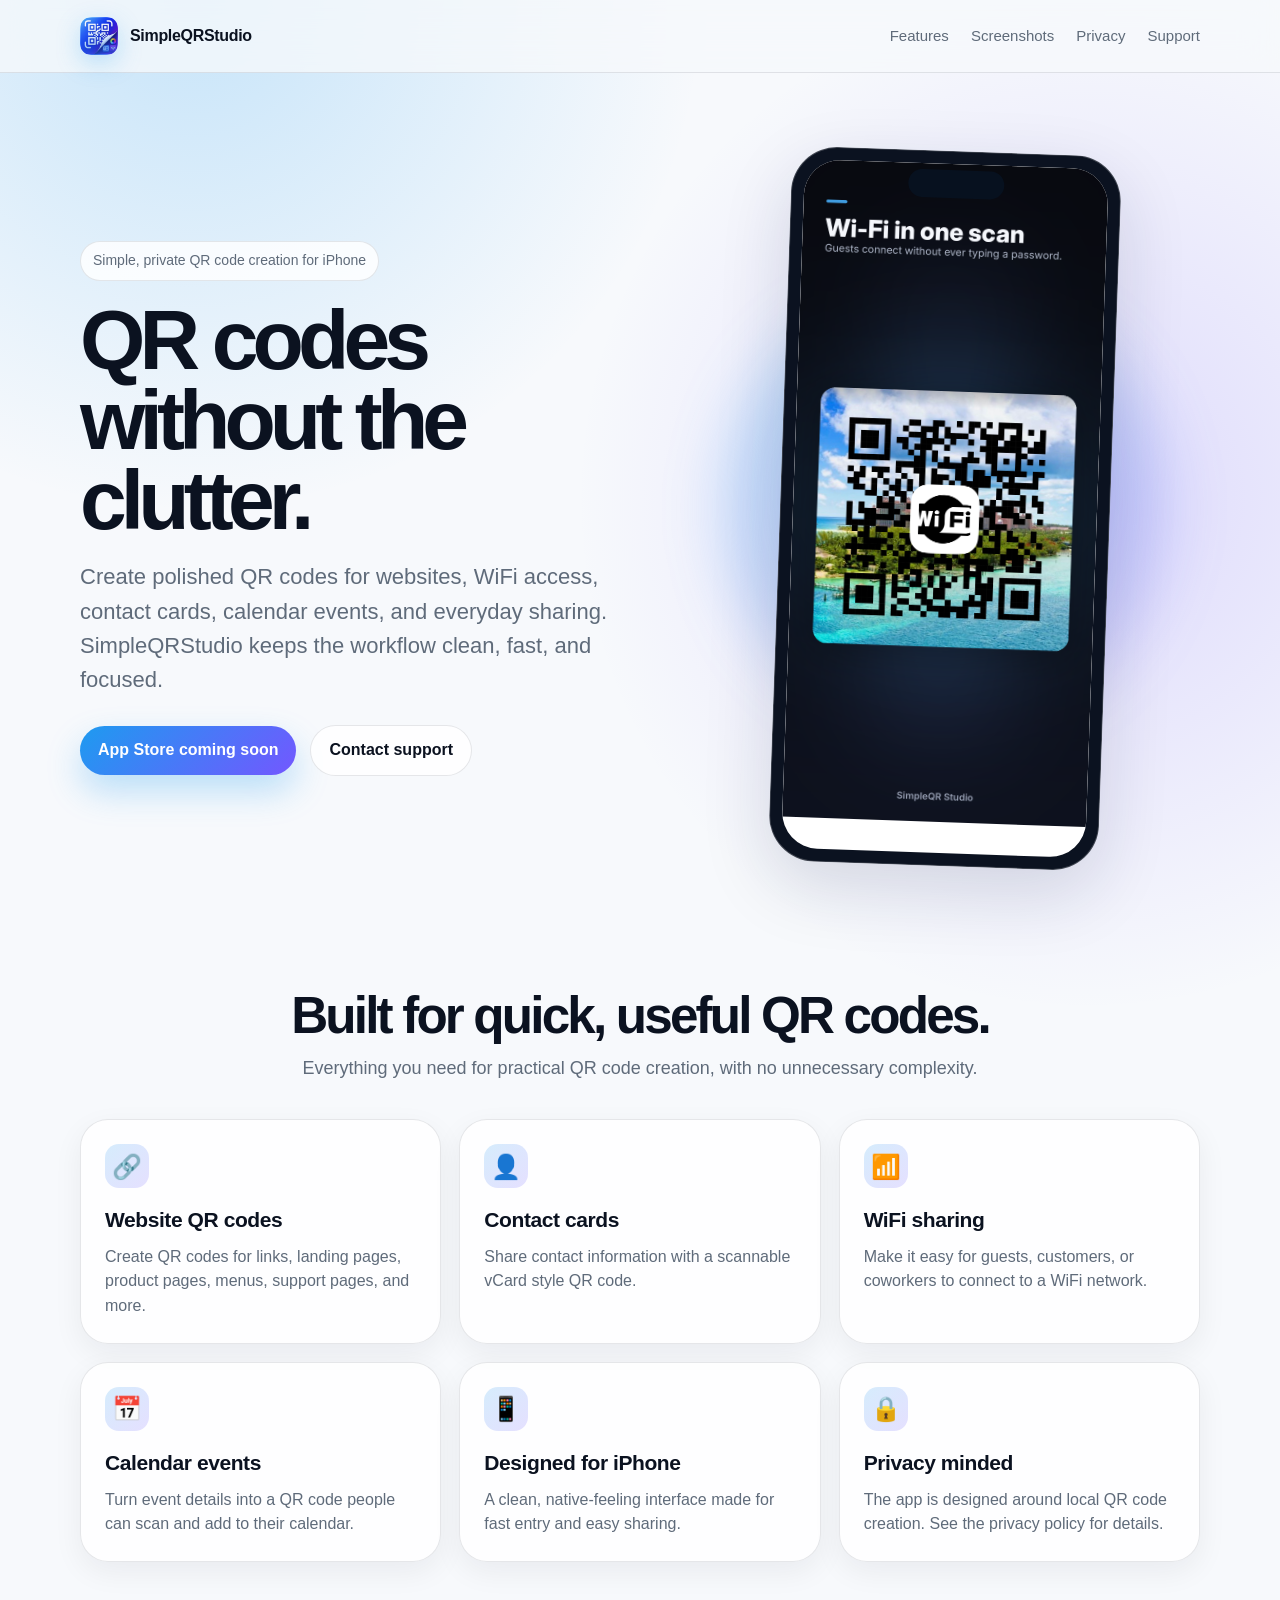
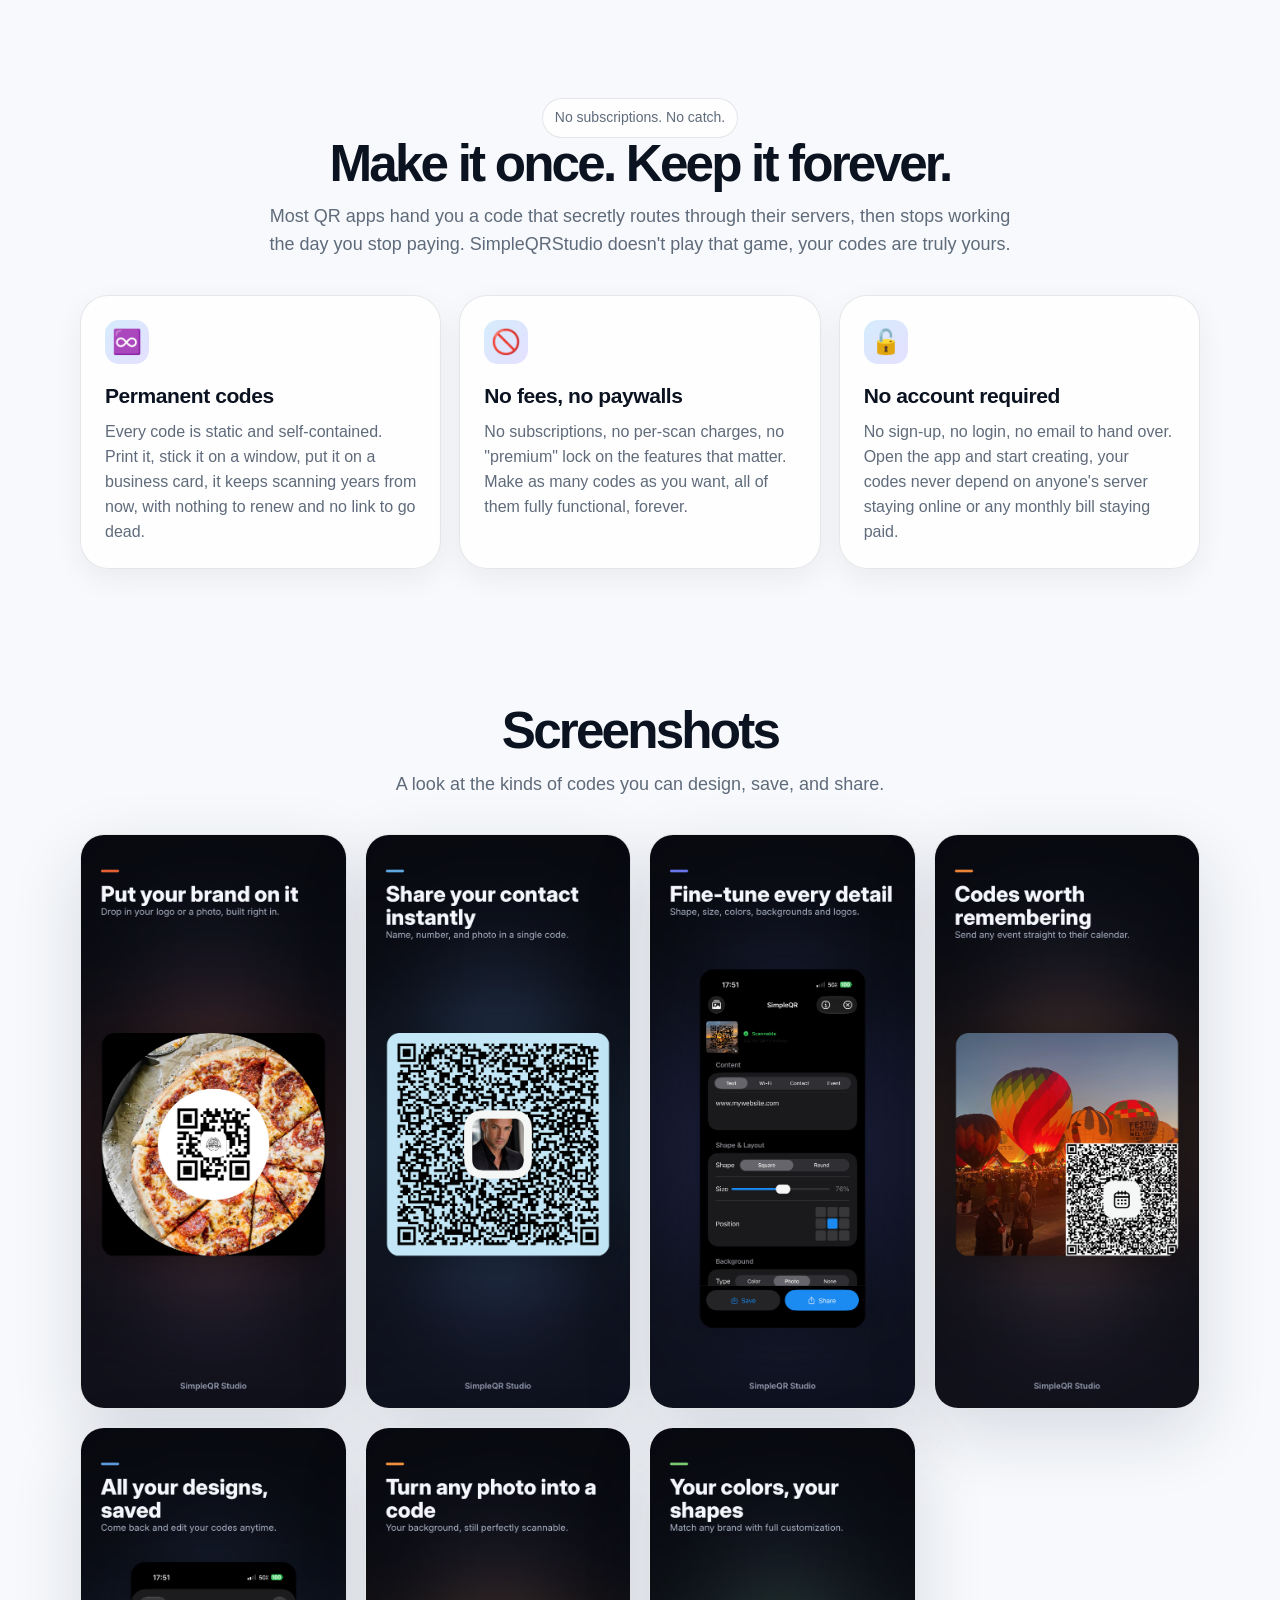
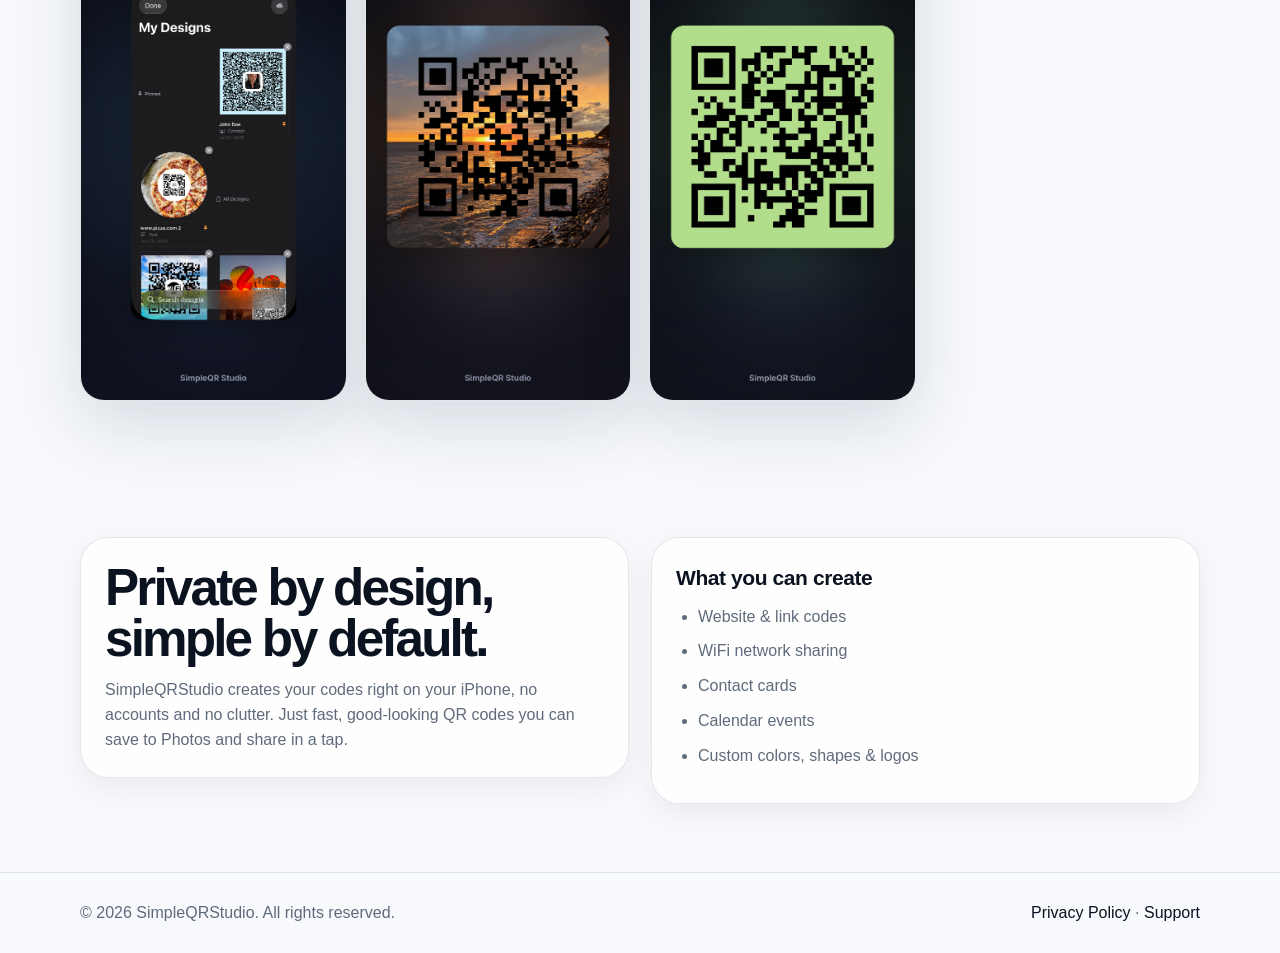
<file: index.html>
<!doctype html>
<html lang="en">
<head>
  <meta charset="utf-8">
  <meta name="viewport" content="width=device-width, initial-scale=1">
  <title>SimpleQRStudio | Create clean QR codes on iPhone</title>
  <meta name="description" content="SimpleQRStudio is a clean iPhone app for creating, saving, and sharing QR codes for links, contact cards, WiFi, calendar events, and more.">
  <link rel="icon" href="images/SimpleQRStudio-iOS-Default-1024x1024@1x.png" type="image/png">
  <link rel="stylesheet" href="css/style.css">
</head>
<body>
  <nav class="nav"><div class="container nav-inner"><a class="logo" href="index.html"><img src="images/SimpleQRStudio-iOS-Default-1024x1024@1x.png" alt="SimpleQRStudio icon"><span>SimpleQRStudio</span></a><div class="nav-links"><a class="hide-sm" href="#features">Features</a><a class="hide-sm" href="#screenshots">Screenshots</a><a href="privacy.html">Privacy</a><a href="support.html">Support</a></div></div></nav>
  <main>
    <section class="hero"><div class="container hero-grid"><div><span class="badge">Simple, private QR code creation for iPhone</span><h1>QR codes without the clutter.</h1><p class="lead">Create polished QR codes for websites, WiFi access, contact cards, calendar events, and everyday sharing. SimpleQRStudio keeps the workflow clean, fast, and focused.</p><div class="actions"><a class="button" href="#">App Store coming soon</a><a class="button secondary" href="support.html">Contact support</a></div></div><div class="phone-stage"><div class="glow"></div><div class="phone"><div class="screen"><img src="images/AppStore_01_wifi.png" alt="SimpleQRStudio Wi-Fi QR code screenshot"></div></div></div></div></section>
    <section id="features" class="section"><div class="container"><div class="section-head"><h2>Built for quick, useful QR codes.</h2><p>Everything you need for practical QR code creation, with no unnecessary complexity.</p></div><div class="grid"><div class="card"><div class="icon">🔗</div><h3>Website QR codes</h3><p>Create QR codes for links, landing pages, product pages, menus, support pages, and more.</p></div><div class="card"><div class="icon">👤</div><h3>Contact cards</h3><p>Share contact information with a scannable vCard style QR code.</p></div><div class="card"><div class="icon">📶</div><h3>WiFi sharing</h3><p>Make it easy for guests, customers, or coworkers to connect to a WiFi network.</p></div><div class="card"><div class="icon">📅</div><h3>Calendar events</h3><p>Turn event details into a QR code people can scan and add to their calendar.</p></div><div class="card"><div class="icon">📱</div><h3>Designed for iPhone</h3><p>A clean, native-feeling interface made for fast entry and easy sharing.</p></div><div class="card"><div class="icon">🔒</div><h3>Privacy minded</h3><p>The app is designed around local QR code creation. See the privacy policy for details.</p></div></div></div></section>
    <section id="pricing" class="section"><div class="container"><div class="section-head"><span class="badge">No subscriptions. No catch.</span><h2>Make it once. Keep it forever.</h2><p>Most QR apps hand you a code that secretly routes through their servers, then stops working the day you stop paying. SimpleQRStudio doesn't play that game, your codes are truly yours.</p></div><div class="grid"><div class="card"><div class="icon">♾️</div><h3>Permanent codes</h3><p>Every code is static and self-contained. Print it, stick it on a window, put it on a business card, it keeps scanning years from now, with nothing to renew and no link to go dead.</p></div><div class="card"><div class="icon">🚫</div><h3>No fees, no paywalls</h3><p>No subscriptions, no per-scan charges, no "premium" lock on the features that matter. Make as many codes as you want, all of them fully functional, forever.</p></div><div class="card"><div class="icon">🔓</div><h3>No account required</h3><p>No sign-up, no login, no email to hand over. Open the app and start creating, your codes never depend on anyone's server staying online or any monthly bill staying paid.</p></div></div></div></section>
    <section id="screenshots" class="section"><div class="container"><div class="section-head"><h2>Screenshots</h2><p>A look at the kinds of codes you can design, save, and share.</p></div><div class="gallery"><img src="images/AppStore_02_brand.png" alt="Add your logo to a QR code"><img src="images/AppStore_03_contact.png" alt="Share your contact instantly"><img src="images/AppStore_04_editor.png" alt="Fine-tune every detail in the editor"><img src="images/AppStore_05_event.png" alt="Turn an event into a scannable code"><img src="images/AppStore_06_gallery.png" alt="All your designs saved in one place"><img src="images/AppStore_07_photo.png" alt="Turn any photo into a QR code"><img src="images/AppStore_08_colors.png" alt="Customize colors and shapes"></div></div></section>
    <section class="section"><div class="container split"><div class="card"><h2>Private by design, simple by default.</h2><p>SimpleQRStudio creates your codes right on your iPhone, no accounts and no clutter. Just fast, good-looking QR codes you can save to Photos and share in a tap.</p></div><div class="card"><h3>What you can create</h3><ul class="list"><li>Website &amp; link codes</li><li>WiFi network sharing</li><li>Contact cards</li><li>Calendar events</li><li>Custom colors, shapes &amp; logos</li></ul></div></div></section>
  </main>
  <footer class="footer"><div class="container footer-inner"><span>© <span data-year></span> SimpleQRStudio. All rights reserved.</span><span><a href="privacy.html">Privacy Policy</a> · <a href="support.html">Support</a></span></div></footer>
  <script src="js/app.js"></script>
</body>
</html>
</file>
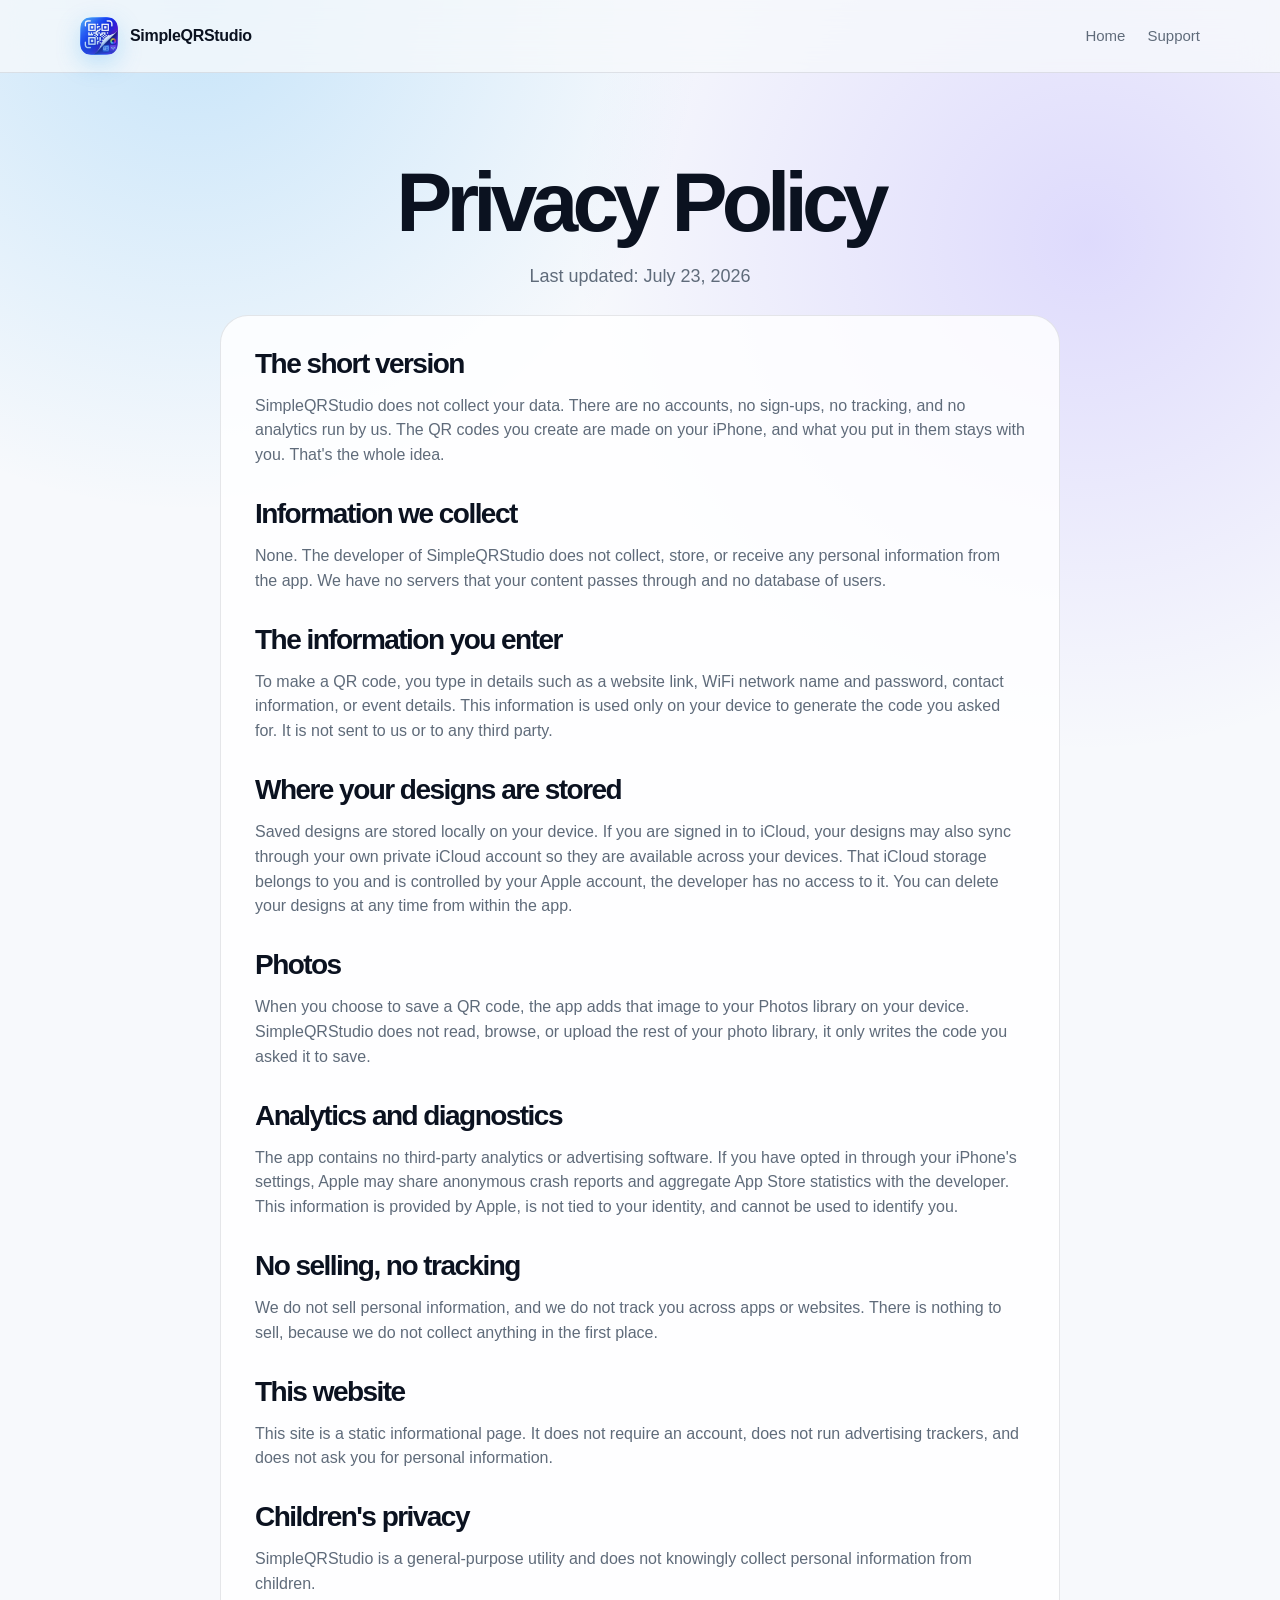
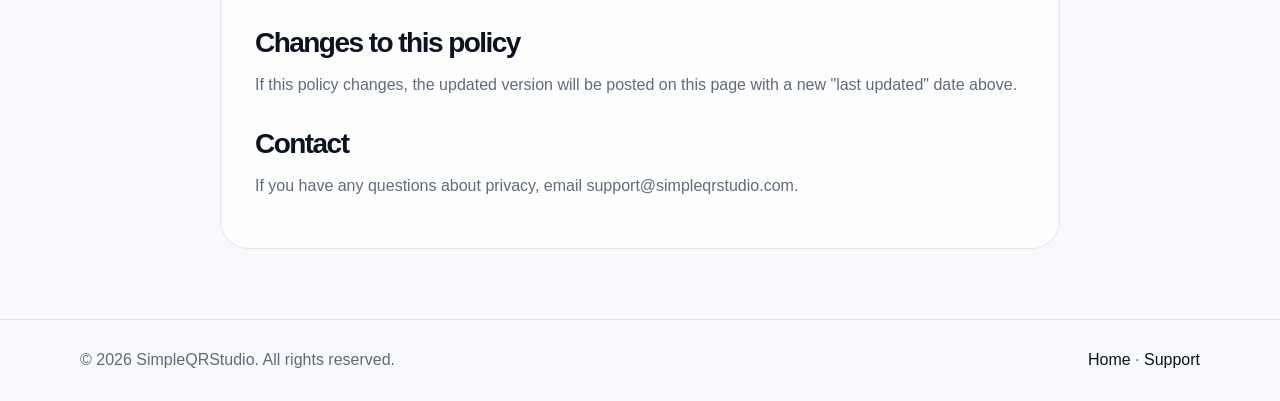
<file: privacy.html>
<!doctype html>
<html lang="en">
<head><meta charset="utf-8"><meta name="viewport" content="width=device-width, initial-scale=1"><title>Privacy Policy | SimpleQRStudio</title><meta name="description" content="Privacy Policy for SimpleQRStudio. No accounts, no tracking, and no data collected by the developer."><link rel="icon" href="images/SimpleQRStudio-iOS-Default-1024x1024@1x.png" type="image/png"><link rel="stylesheet" href="css/style.css"></head>
<body><nav class="nav"><div class="container nav-inner"><a class="logo" href="index.html"><img src="images/SimpleQRStudio-iOS-Default-1024x1024@1x.png" alt="SimpleQRStudio icon"><span>SimpleQRStudio</span></a><div class="nav-links"><a href="index.html">Home</a><a href="support.html">Support</a></div></div></nav><main><section class="page-hero"><div class="container"><h1>Privacy Policy</h1><p>Last updated: July 23, 2026</p></div></section><article class="content">

<h2>The short version</h2>
<p>SimpleQRStudio does not collect your data. There are no accounts, no sign-ups, no tracking, and no analytics run by us. The QR codes you create are made on your iPhone, and what you put in them stays with you. That's the whole idea.</p>

<h2>Information we collect</h2>
<p>None. The developer of SimpleQRStudio does not collect, store, or receive any personal information from the app. We have no servers that your content passes through and no database of users.</p>

<h2>The information you enter</h2>
<p>To make a QR code, you type in details such as a website link, WiFi network name and password, contact information, or event details. This information is used only on your device to generate the code you asked for. It is not sent to us or to any third party.</p>

<h2>Where your designs are stored</h2>
<p>Saved designs are stored locally on your device. If you are signed in to iCloud, your designs may also sync through your own private iCloud account so they are available across your devices. That iCloud storage belongs to you and is controlled by your Apple account, the developer has no access to it. You can delete your designs at any time from within the app.</p>

<h2>Photos</h2>
<p>When you choose to save a QR code, the app adds that image to your Photos library on your device. SimpleQRStudio does not read, browse, or upload the rest of your photo library, it only writes the code you asked it to save.</p>

<h2>Analytics and diagnostics</h2>
<p>The app contains no third-party analytics or advertising software. If you have opted in through your iPhone's settings, Apple may share anonymous crash reports and aggregate App Store statistics with the developer. This information is provided by Apple, is not tied to your identity, and cannot be used to identify you.</p>

<h2>No selling, no tracking</h2>
<p>We do not sell personal information, and we do not track you across apps or websites. There is nothing to sell, because we do not collect anything in the first place.</p>

<h2>This website</h2>
<p>This site is a static informational page. It does not require an account, does not run advertising trackers, and does not ask you for personal information.</p>

<h2>Children's privacy</h2>
<p>SimpleQRStudio is a general-purpose utility and does not knowingly collect personal information from children.</p>

<h2>Changes to this policy</h2>
<p>If this policy changes, the updated version will be posted on this page with a new "last updated" date above.</p>

<h2>Contact</h2>
<p>If you have any questions about privacy, email <a href="mailto:support@simpleqrstudio.com">support@simpleqrstudio.com</a>.</p>

</article></main><footer class="footer"><div class="container footer-inner"><span>© <span data-year></span> SimpleQRStudio. All rights reserved.</span><span><a href="index.html">Home</a> · <a href="support.html">Support</a></span></div></footer><script src="js/app.js"></script></body></html>
</file>
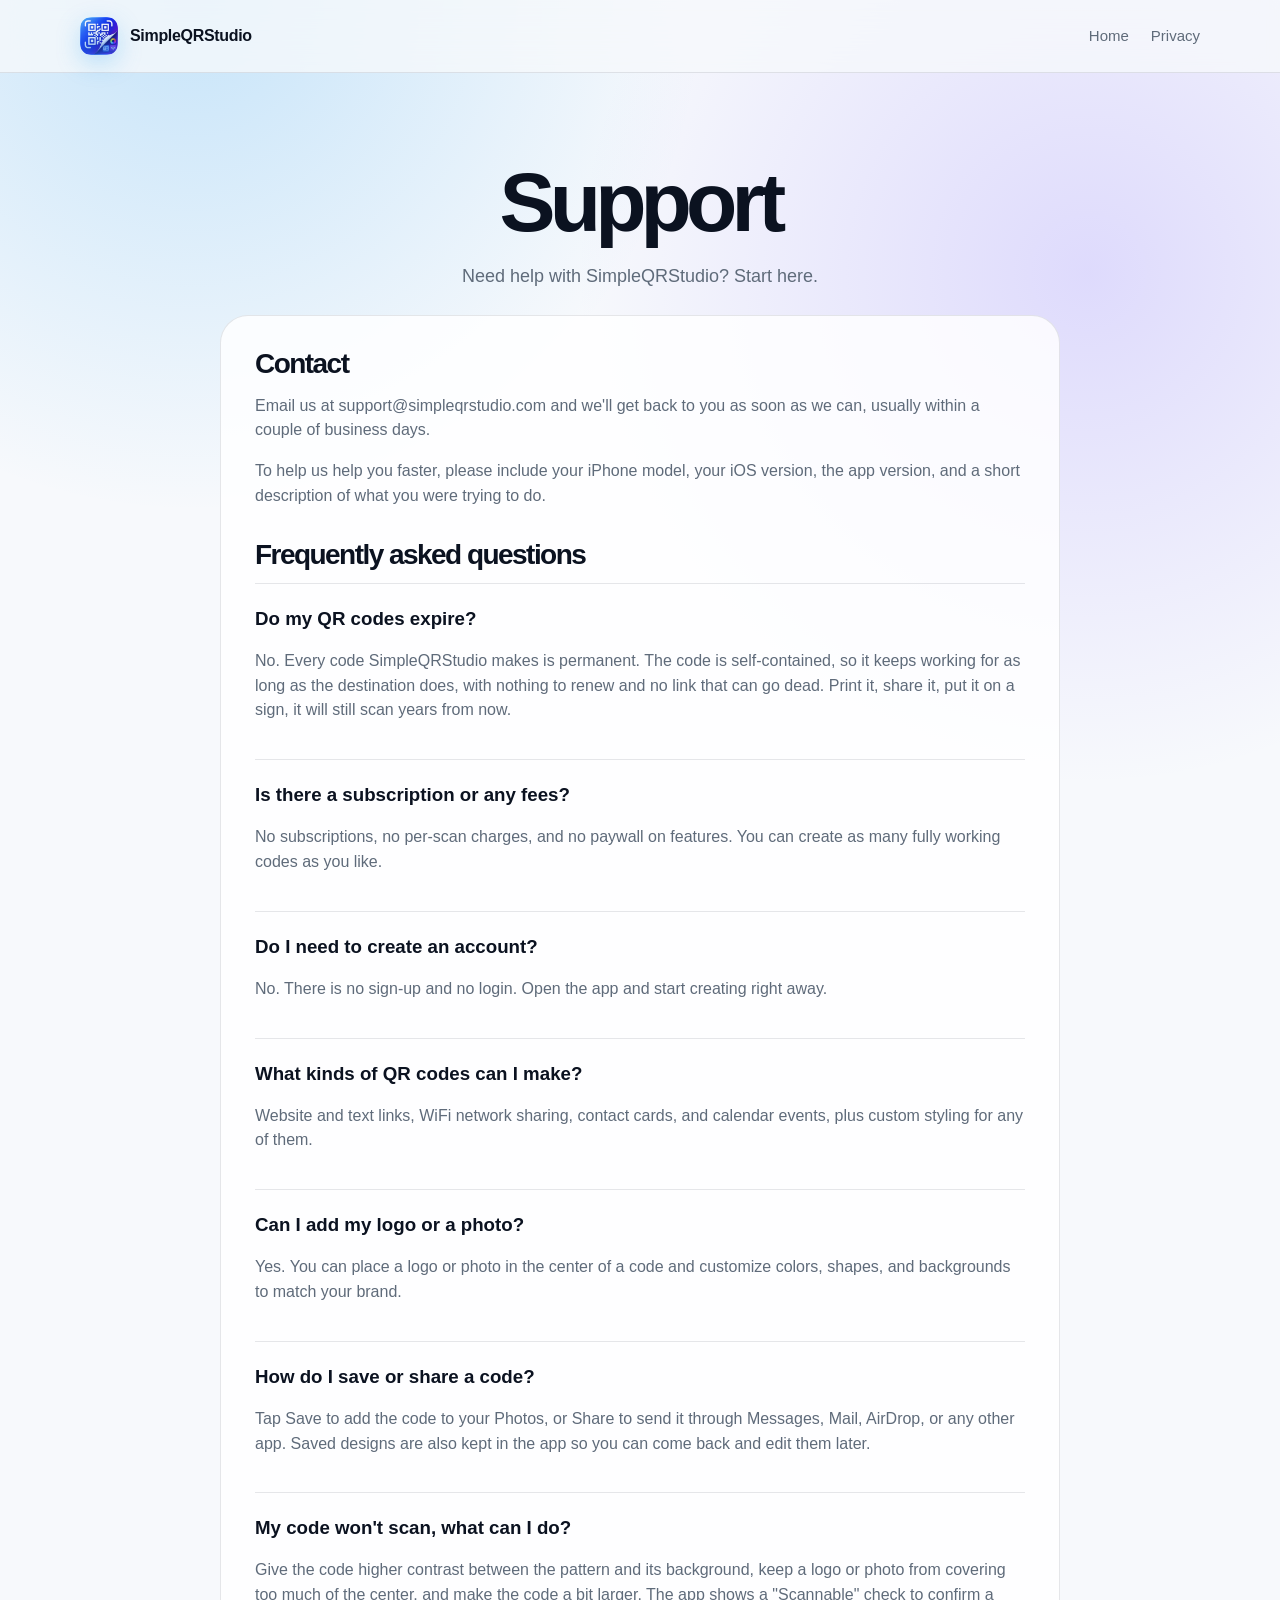
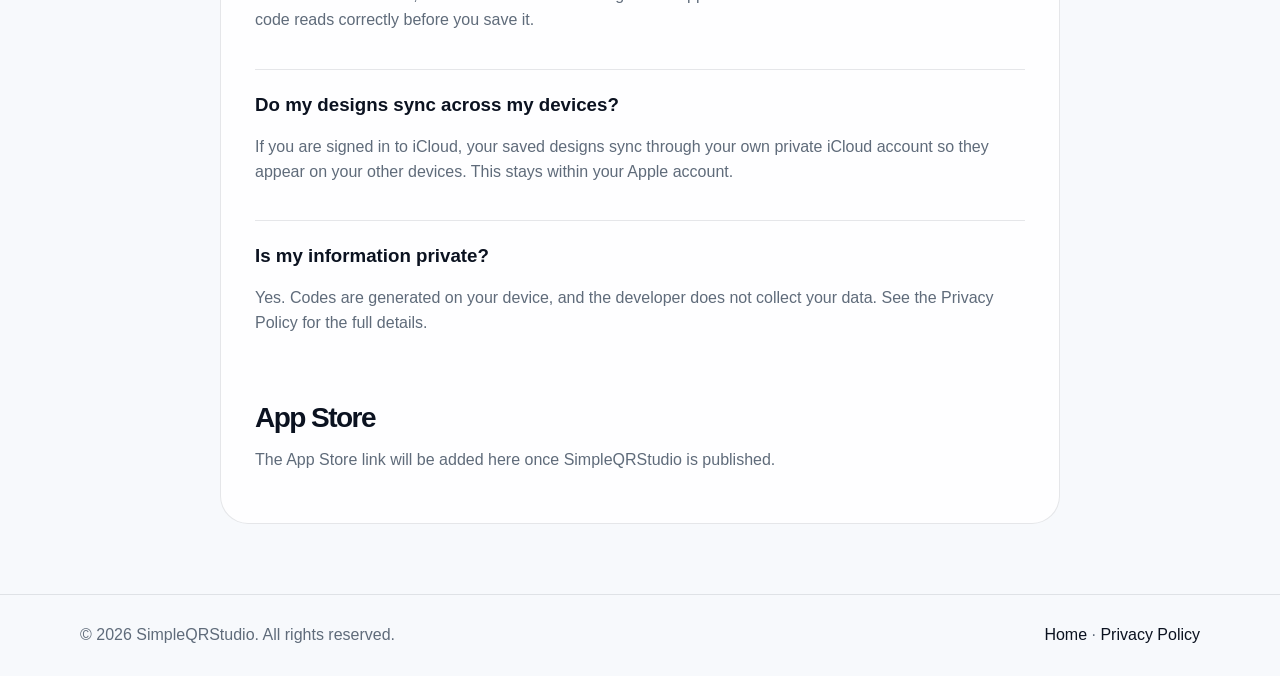
<file: support.html>
<!doctype html>
<html lang="en">
<head><meta charset="utf-8"><meta name="viewport" content="width=device-width, initial-scale=1"><title>Support | SimpleQRStudio</title><meta name="description" content="SimpleQRStudio support and frequently asked questions."><link rel="icon" href="images/SimpleQRStudio-iOS-Default-1024x1024@1x.png" type="image/png"><link rel="stylesheet" href="css/style.css"></head>
<body><nav class="nav"><div class="container nav-inner"><a class="logo" href="index.html"><img src="images/SimpleQRStudio-iOS-Default-1024x1024@1x.png" alt="SimpleQRStudio icon"><span>SimpleQRStudio</span></a><div class="nav-links"><a href="index.html">Home</a><a href="privacy.html">Privacy</a></div></div></nav><main><section class="page-hero"><div class="container"><h1>Support</h1><p>Need help with SimpleQRStudio? Start here.</p></div></section><article class="content">

<h2>Contact</h2>
<p>Email us at <a href="mailto:support@simpleqrstudio.com">support@simpleqrstudio.com</a> and we'll get back to you as soon as we can, usually within a couple of business days.</p>
<p>To help us help you faster, please include your iPhone model, your iOS version, the app version, and a short description of what you were trying to do.</p>

<h2>Frequently asked questions</h2>

<div class="faq-item"><h3>Do my QR codes expire?</h3><p>No. Every code SimpleQRStudio makes is permanent. The code is self-contained, so it keeps working for as long as the destination does, with nothing to renew and no link that can go dead. Print it, share it, put it on a sign, it will still scan years from now.</p></div>

<div class="faq-item"><h3>Is there a subscription or any fees?</h3><p>No subscriptions, no per-scan charges, and no paywall on features. You can create as many fully working codes as you like.</p></div>

<div class="faq-item"><h3>Do I need to create an account?</h3><p>No. There is no sign-up and no login. Open the app and start creating right away.</p></div>

<div class="faq-item"><h3>What kinds of QR codes can I make?</h3><p>Website and text links, WiFi network sharing, contact cards, and calendar events, plus custom styling for any of them.</p></div>

<div class="faq-item"><h3>Can I add my logo or a photo?</h3><p>Yes. You can place a logo or photo in the center of a code and customize colors, shapes, and backgrounds to match your brand.</p></div>

<div class="faq-item"><h3>How do I save or share a code?</h3><p>Tap Save to add the code to your Photos, or Share to send it through Messages, Mail, AirDrop, or any other app. Saved designs are also kept in the app so you can come back and edit them later.</p></div>

<div class="faq-item"><h3>My code won't scan, what can I do?</h3><p>Give the code higher contrast between the pattern and its background, keep a logo or photo from covering too much of the center, and make the code a bit larger. The app shows a "Scannable" check to confirm a code reads correctly before you save it.</p></div>

<div class="faq-item"><h3>Do my designs sync across my devices?</h3><p>If you are signed in to iCloud, your saved designs sync through your own private iCloud account so they appear on your other devices. This stays within your Apple account.</p></div>

<div class="faq-item"><h3>Is my information private?</h3><p>Yes. Codes are generated on your device, and the developer does not collect your data. See the <a href="privacy.html">Privacy Policy</a> for the full details.</p></div>

<h2>App Store</h2>
<p>The App Store link will be added here once SimpleQRStudio is published.</p>

</article></main><footer class="footer"><div class="container footer-inner"><span>© <span data-year></span> SimpleQRStudio. All rights reserved.</span><span><a href="index.html">Home</a> · <a href="privacy.html">Privacy Policy</a></span></div></footer><script src="js/app.js"></script></body></html>
</file>
<file: css/style.css>
:root {
  --bg: #f7f9fc;
  --card: rgba(255,255,255,.82);
  --card-solid: #fff;
  --text: #0b1220;
  --muted: #5f6b7a;
  --line: rgba(15,23,42,.1);
  --brand: #1d9bf0;
  --brand-2: #7357ff;
  --shadow: 0 24px 70px rgba(18, 38, 63, .14);
  --radius: 28px;
}
@media (prefers-color-scheme: dark) {
  :root {
    --bg: #07111f;
    --card: rgba(13,23,38,.78);
    --card-solid: #0d1726;
    --text: #f4f7fb;
    --muted: #a8b3c2;
    --line: rgba(255,255,255,.1);
    --shadow: 0 24px 70px rgba(0,0,0,.35);
  }
}
* { box-sizing: border-box; }
html { scroll-behavior: smooth; }
body {
  margin: 0;
  font-family: -apple-system, BlinkMacSystemFont, "SF Pro Display", "Segoe UI", sans-serif;
  color: var(--text);
  background:
    radial-gradient(circle at 15% 0%, rgba(29,155,240,.22), transparent 32rem),
    radial-gradient(circle at 85% 12%, rgba(115,87,255,.19), transparent 32rem),
    var(--bg);
  line-height: 1.55;
}
a { color: inherit; text-decoration: none; }
img { max-width: 100%; display: block; }
.container { width: min(1120px, calc(100% - 36px)); margin: 0 auto; }
.nav {
  position: sticky; top: 0; z-index: 20;
  background: color-mix(in srgb, var(--bg) 78%, transparent);
  backdrop-filter: blur(18px);
  border-bottom: 1px solid var(--line);
}
.nav-inner { height: 72px; display:flex; align-items:center; justify-content:space-between; gap:18px; }
.logo { display:flex; align-items:center; gap:12px; font-weight: 750; letter-spacing: -.02em; }
.logo img { width:38px; height:38px; border-radius:11px; box-shadow: 0 8px 24px rgba(29,155,240,.25); }
.nav-links { display:flex; align-items:center; gap:22px; color:var(--muted); font-size:15px; }
.nav-links a:hover { color: var(--text); }
.button {
  display:inline-flex; align-items:center; justify-content:center; gap:10px;
  padding: 12px 18px; border-radius:999px; font-weight:700;
  background: linear-gradient(135deg, var(--brand), var(--brand-2)); color:#fff;
  box-shadow: 0 16px 34px rgba(29,155,240,.28);
}
.button.secondary { color: var(--text); background: var(--card); border:1px solid var(--line); box-shadow:none; }
.hero { padding: 78px 0 56px; }
.hero-grid { display:grid; grid-template-columns: 1.05fr .95fr; align-items:center; gap:48px; }
.badge { display:inline-flex; align-items:center; gap:8px; padding:8px 12px; border:1px solid var(--line); background:var(--card); border-radius:999px; color:var(--muted); font-size:14px; }
h1 { font-size: clamp(46px, 7vw, 84px); line-height:.95; margin: 20px 0; letter-spacing:-.07em; }
.lead { font-size: clamp(18px, 2vw, 22px); color:var(--muted); max-width: 650px; margin: 0 0 28px; }
.actions { display:flex; gap:14px; flex-wrap:wrap; align-items:center; }
.note { color:var(--muted); font-size:14px; margin-top:16px; }
.phone-stage { position:relative; min-height:580px; display:grid; place-items:center; }
.glow { position:absolute; width:440px; height:440px; border-radius:50%; background:linear-gradient(135deg, rgba(29,155,240,.28), rgba(115,87,255,.2)); filter:blur(30px); }
.phone {
  position:relative; width:min(330px, 82vw); aspect-ratio: 9/19.5; border-radius:46px;
  background:#0b1220; padding:12px; box-shadow: var(--shadow); border:1px solid rgba(255,255,255,.22);
  transform: rotate(2deg);
}
.phone::before { content:""; position:absolute; top:18px; left:50%; transform:translateX(-50%); width:96px; height:28px; border-radius:999px; background:#07111f; z-index:2; }
.screen { height:100%; border-radius:36px; overflow:hidden; background:#fff; }
.section { padding: 68px 0; }
.section-head { text-align:center; max-width:760px; margin:0 auto 36px; }
h2 { font-size: clamp(34px, 4vw, 56px); line-height:1; margin:0 0 14px; letter-spacing:-.055em; }
.section-head p, .page-hero p { color:var(--muted); font-size:18px; margin:0; }
.grid { display:grid; grid-template-columns: repeat(3, 1fr); gap:18px; }
.card { background:var(--card); border:1px solid var(--line); border-radius:var(--radius); padding:24px; box-shadow: 0 10px 30px rgba(15,23,42,.06); }
.icon { width:44px; height:44px; border-radius:14px; display:grid; place-items:center; background:linear-gradient(135deg, rgba(29,155,240,.18), rgba(115,87,255,.18)); font-size:24px; margin-bottom:16px; }
.card h3 { margin:0 0 8px; font-size:21px; letter-spacing:-.02em; }
.card p { color:var(--muted); margin:0; }
.gallery { display:grid; grid-template-columns: repeat(4, 1fr); gap:18px; }
.gallery img { border-radius:24px; box-shadow: var(--shadow); border:1px solid var(--line); background:var(--card-solid); }
.split { display:grid; grid-template-columns: 1fr 1fr; gap:22px; align-items:start; }
.list { margin:0; padding-left:22px; color:var(--muted); }
.list li { margin:10px 0; }
.footer { border-top:1px solid var(--line); padding:28px 0; color:var(--muted); }
.footer-inner { display:flex; justify-content:space-between; gap:18px; flex-wrap:wrap; }
.footer a { color:var(--text); }
.page-hero { padding:70px 0 24px; text-align:center; }
.content { width:min(840px, calc(100% - 36px)); margin:0 auto 70px; background:var(--card); border:1px solid var(--line); border-radius:var(--radius); padding:34px; }
.content h2 { font-size:28px; margin-top:32px; }
.content h2:first-child { margin-top:0; }
.content p, .content li { color:var(--muted); }
.faq-item { border-top:1px solid var(--line); padding:20px 0; }
.faq-item:first-child { border-top:0; }
.faq-item h3 { margin:0 0 8px; }
@media (max-width: 860px) {
  .hero-grid, .split { grid-template-columns:1fr; }
  .phone-stage { min-height: 470px; }
  .grid { grid-template-columns:1fr; }
  .gallery { grid-template-columns: repeat(2, 1fr); }
  .nav-links { gap:12px; font-size:14px; }
  .nav-links a.hide-sm { display:none; }
}
@media (max-width: 520px) {
  .gallery { grid-template-columns:1fr; }
  .nav-inner { height:64px; }
  .button { width:100%; }
  .actions { align-items:stretch; }
}
</file>
